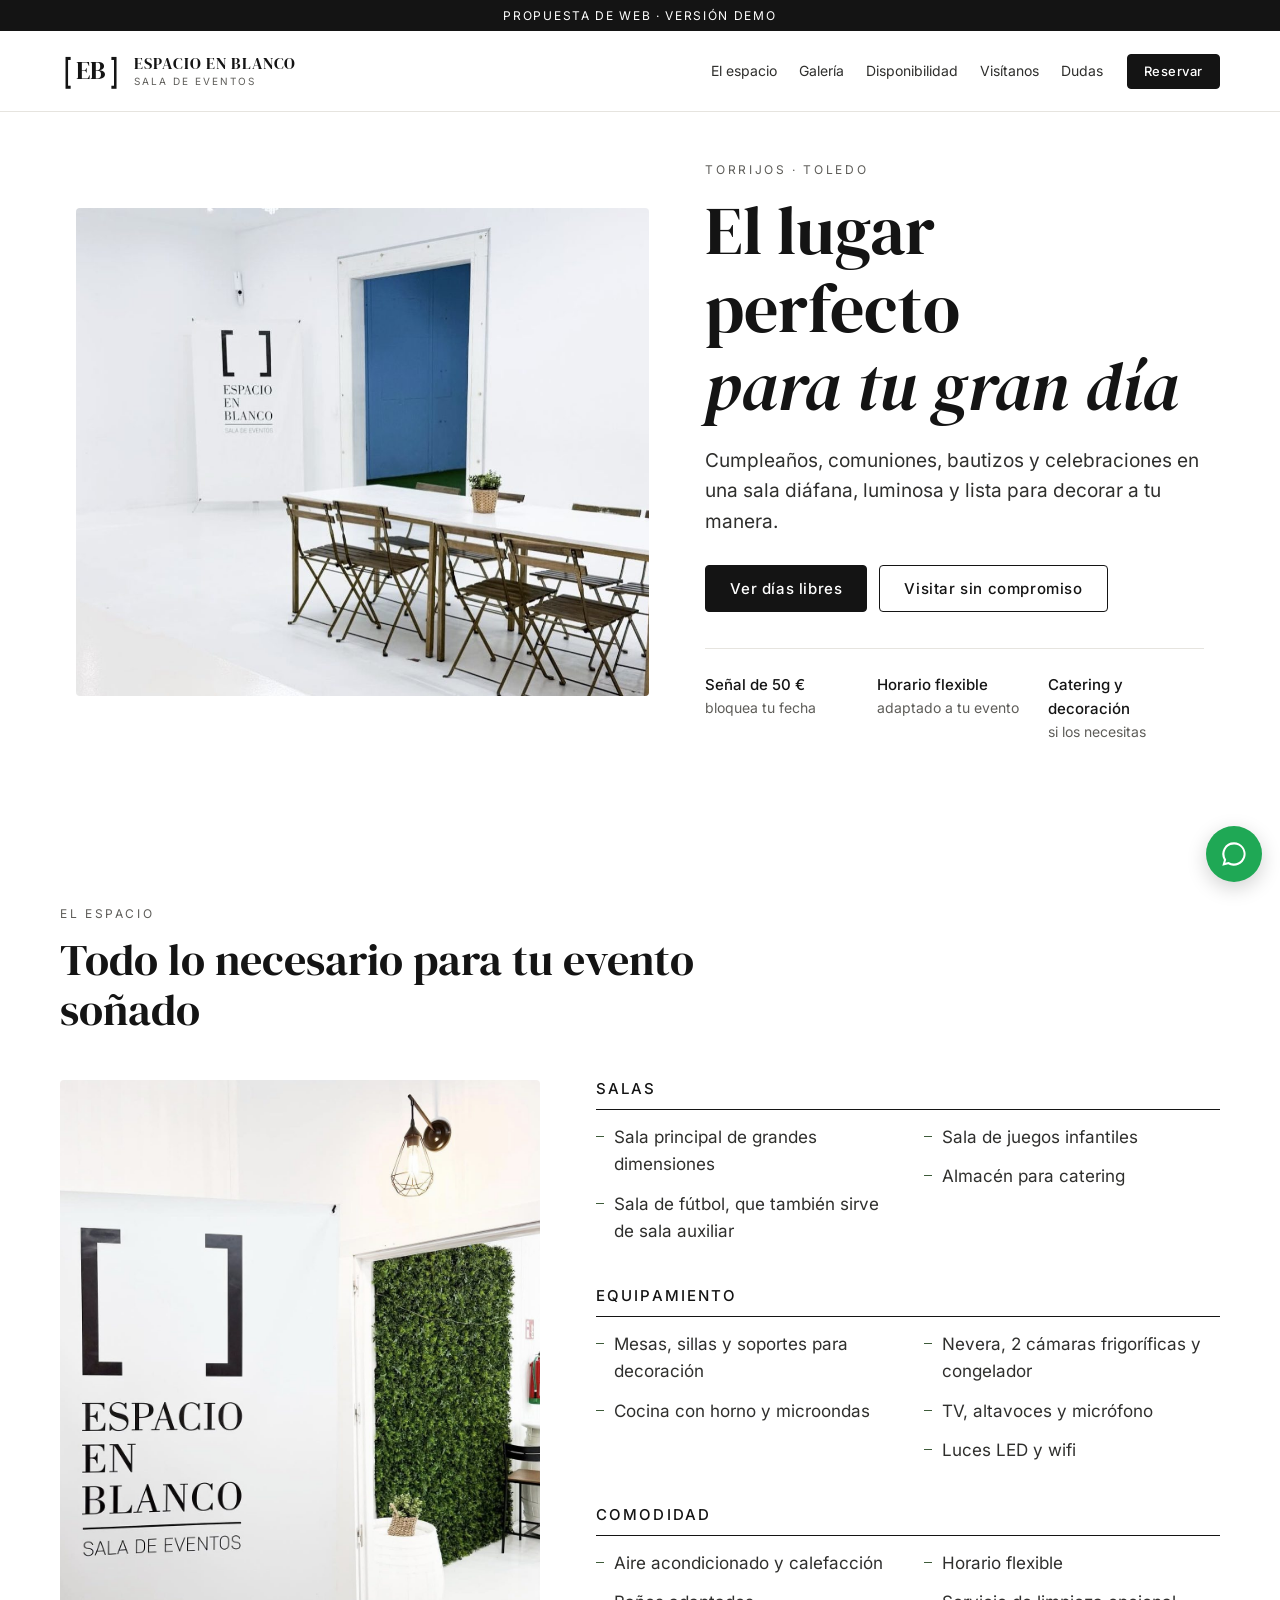
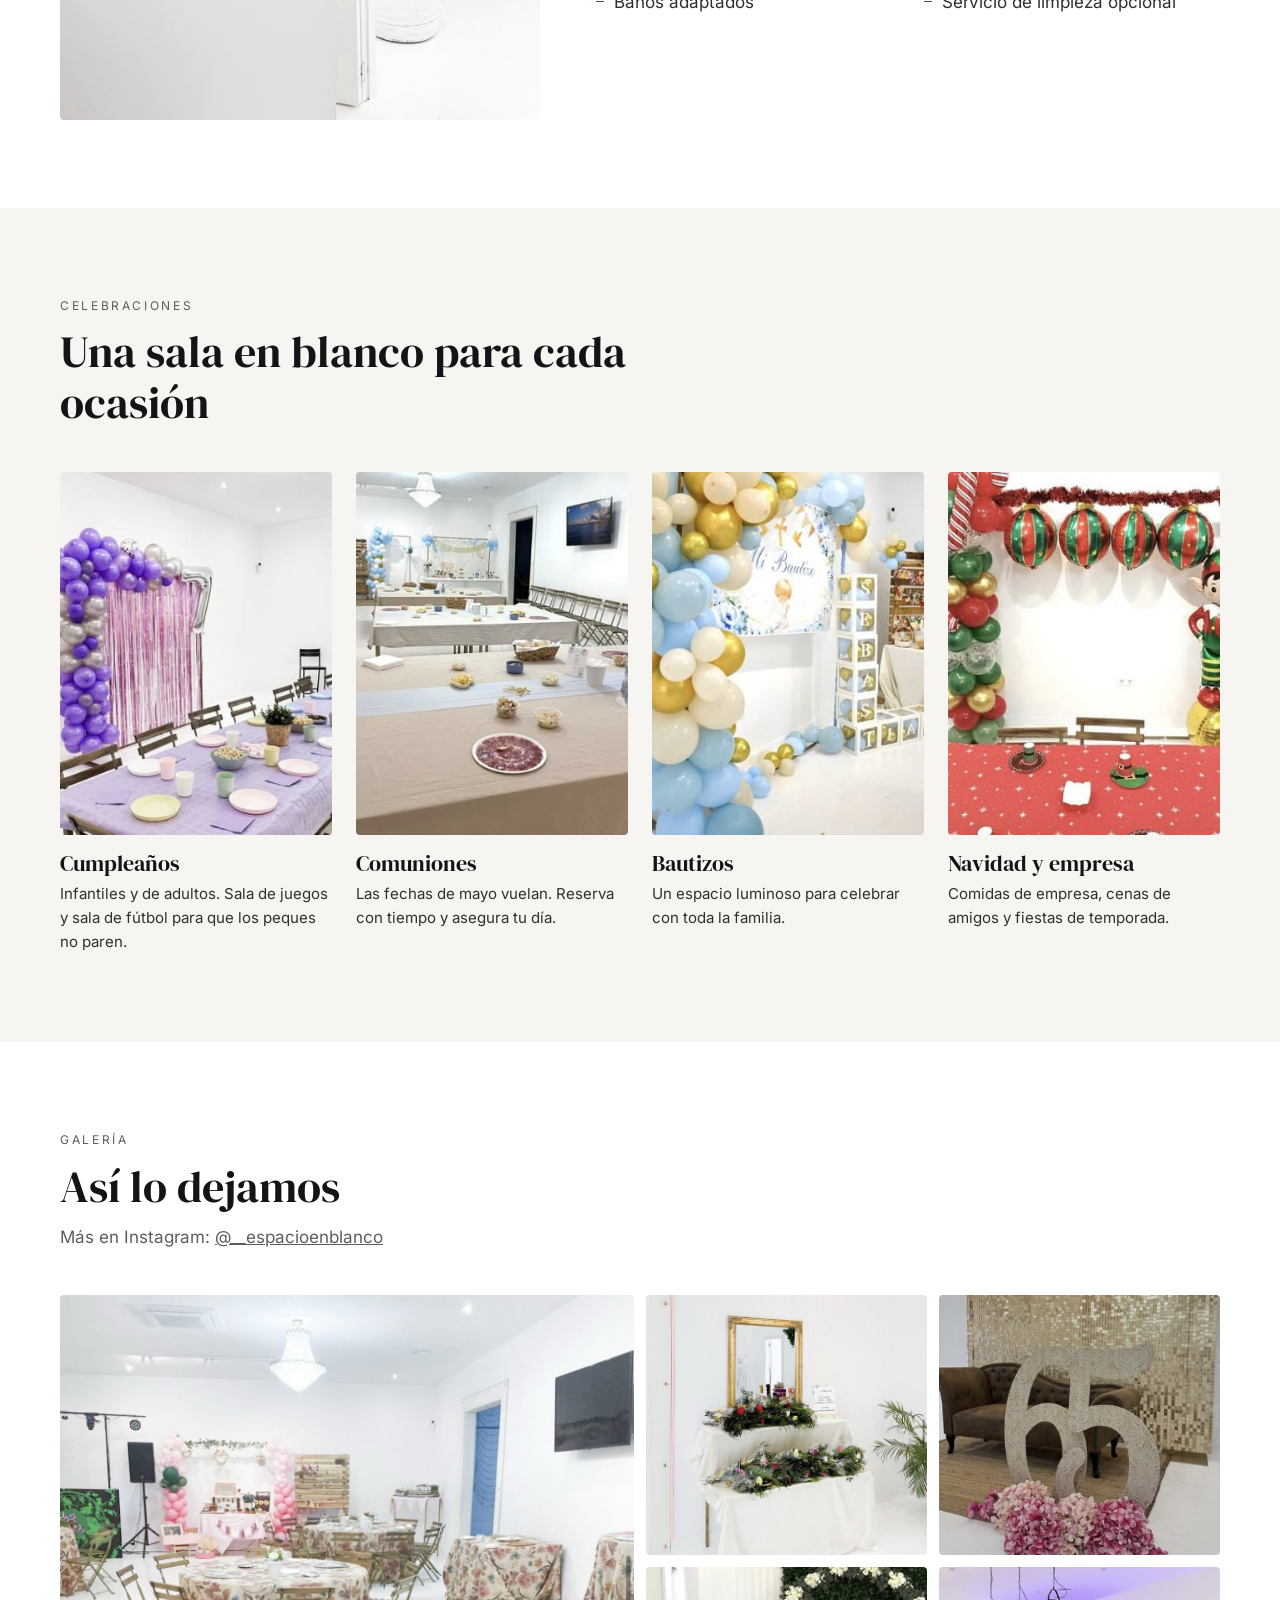
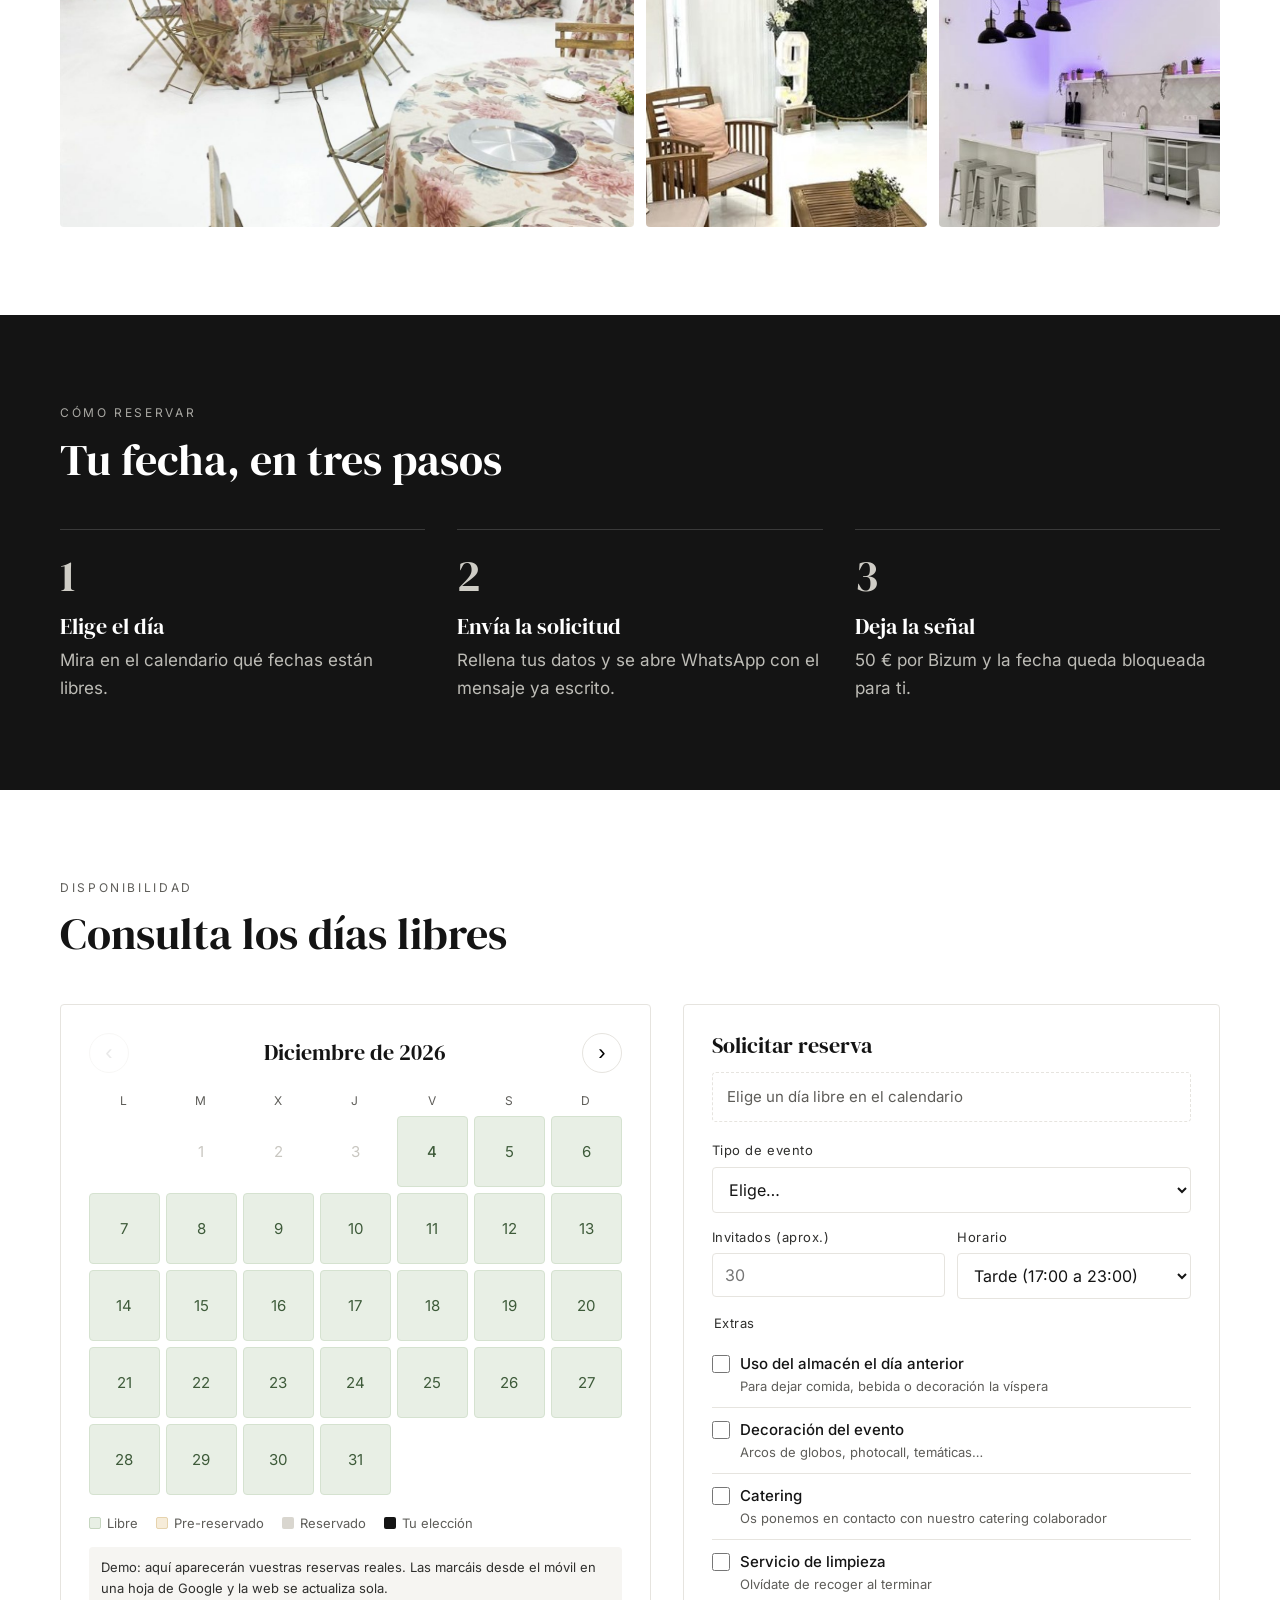
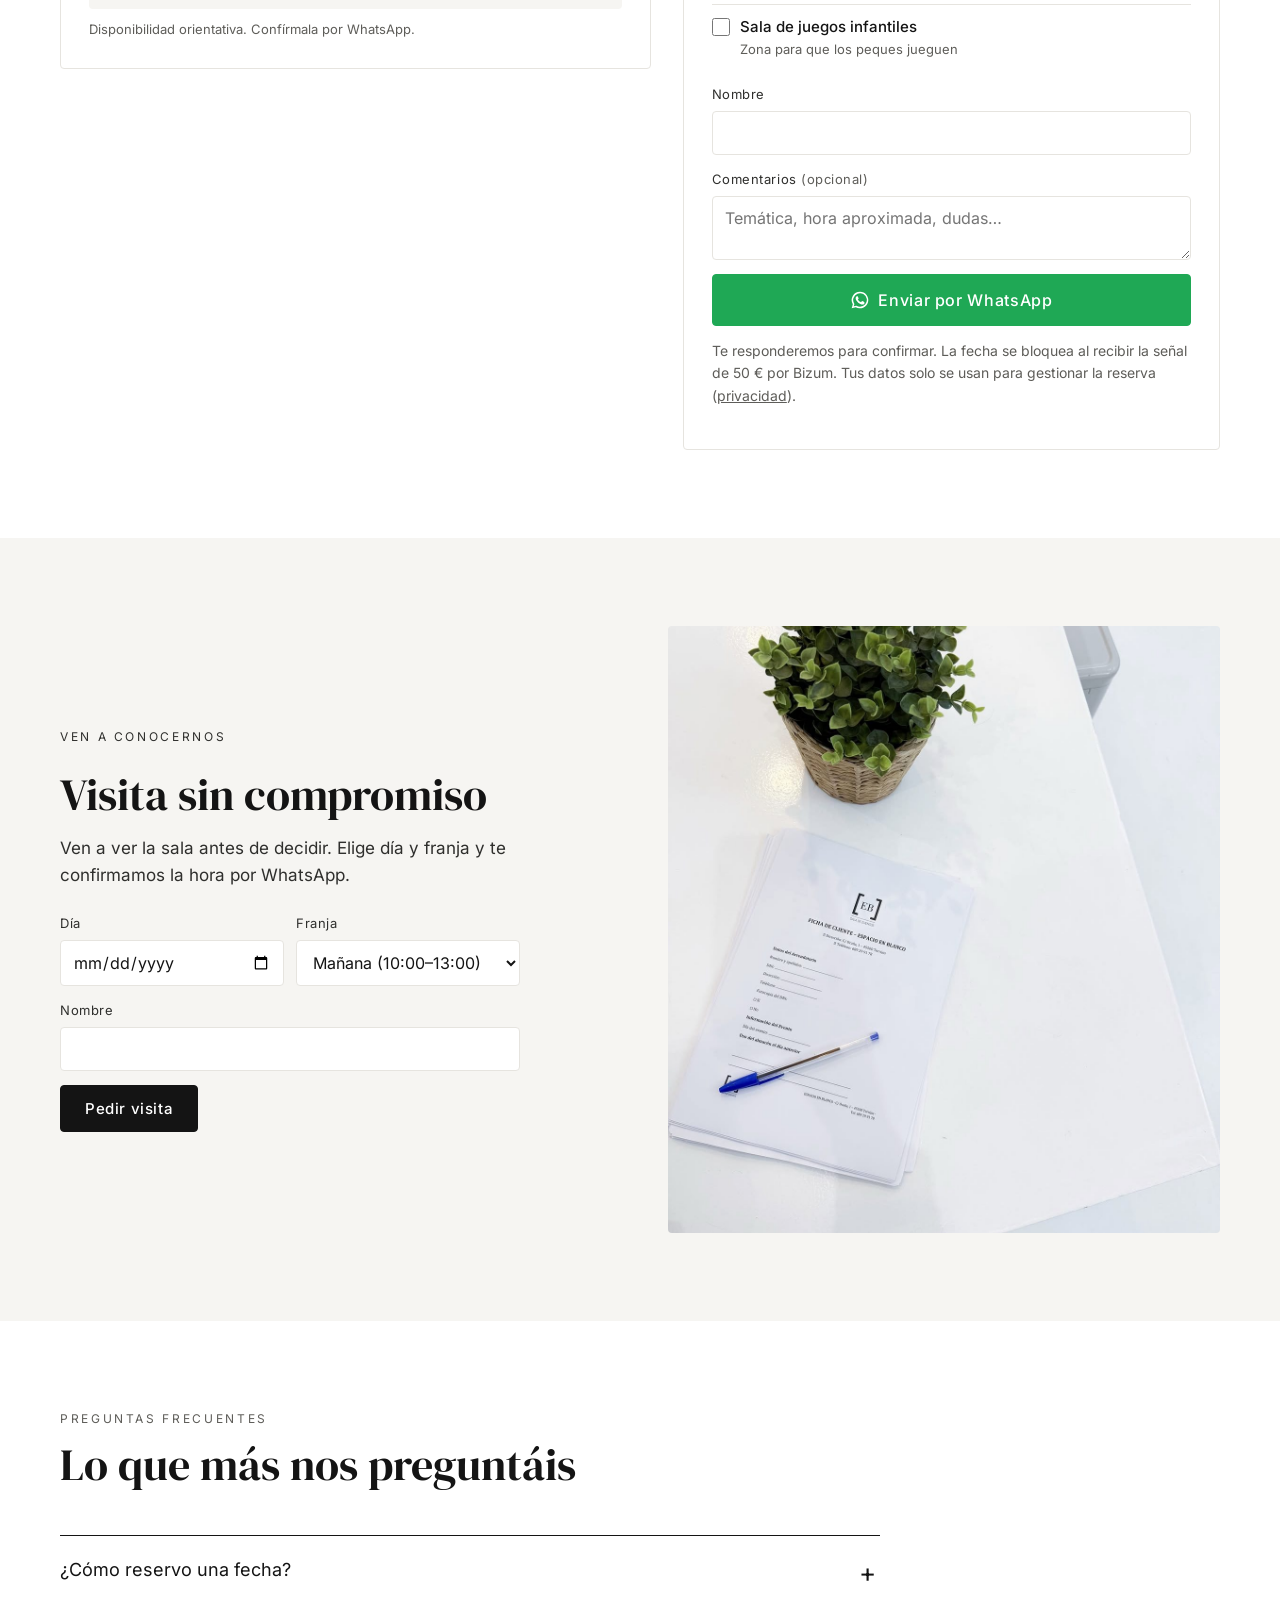
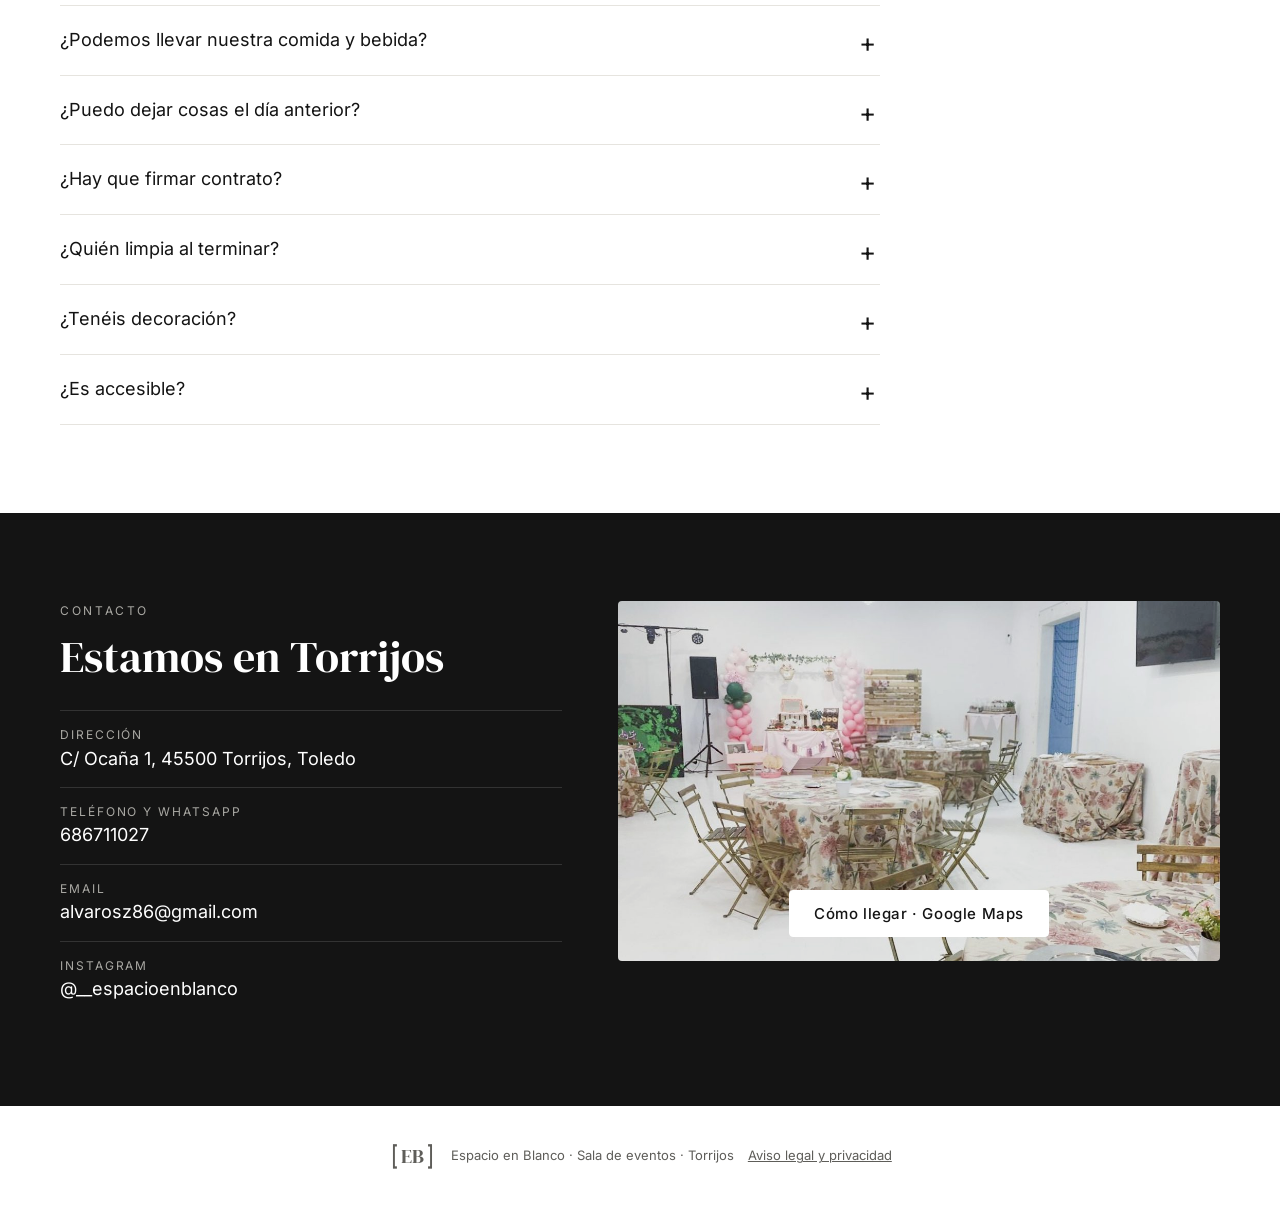
<file: index.html>
<!doctype html>
<html lang="es">
<head>
  <meta charset="utf-8">
  <meta name="viewport" content="width=device-width, initial-scale=1">
  <title>Espacio en Blanco · Sala de eventos en Torrijos</title>
  <meta name="description" content="Sala de eventos en Torrijos (Toledo) para cumpleaños, comuniones, bautizos y celebraciones. Consulta los días libres y reserva por WhatsApp.">
  <meta property="og:title" content="Espacio en Blanco · Sala de eventos en Torrijos">
  <meta property="og:description" content="Consulta los días libres y reserva tu fecha por WhatsApp.">
  <meta property="og:image" content="img/entrada.jpg">
  <link rel="icon" href="data:image/svg+xml,%3Csvg xmlns='http://www.w3.org/2000/svg' viewBox='0 0 64 64'%3E%3Crect width='64' height='64' fill='white'/%3E%3Cpath d='M14 10h10v6h-4v32h4v6H14zM50 10H40v6h4v32h-4v6h10z' fill='%23111'/%3E%3C/svg%3E">
  <link rel="preload" href="fonts/inter-latin-400-normal.woff2" as="font" type="font/woff2" crossorigin>
  <link rel="preload" href="fonts/dm-serif-display-latin-400-normal.woff2" as="font" type="font/woff2" crossorigin>
  <link rel="stylesheet" href="styles.css">
</head>
<body>

  <div class="demo-bar" id="demoBar">Propuesta de web · versión demo</div>

  <header class="top">
    <a href="#inicio" class="brand" aria-label="Espacio en Blanco, inicio">
      <span class="brand-mark"><span class="br">[</span>EB<span class="br">]</span></span>
      <span class="brand-text">Espacio en Blanco<small>Sala de eventos</small></span>
    </a>
    <nav class="nav" id="nav">
      <a href="#espacio">El espacio</a>
      <a href="#galeria">Galería</a>
      <a href="#disponibilidad">Disponibilidad</a>
      <a href="#visita">Visítanos</a>
      <a href="#faq">Dudas</a>
    </nav>
    <a href="#disponibilidad" class="btn btn-dark btn-sm">Reservar</a>
  </header>

  <main>
    <!-- HERO -->
    <section class="hero" id="inicio">
      <div class="hero-img"><img src="img/sala-principal.jpg" alt="Sala principal de Espacio en Blanco con mesas y sillas de madera"></div>
      <div class="hero-copy">
        <p class="eyebrow">Torrijos · Toledo</p>
        <h1>El lugar perfecto<br><em>para tu gran día</em></h1>
        <p class="lead">Cumpleaños, comuniones, bautizos y celebraciones en una sala diáfana, luminosa y lista para decorar a tu manera.</p>
        <div class="hero-ctas">
          <a href="#disponibilidad" class="btn btn-dark">Ver días libres</a>
          <a href="#visita" class="btn btn-line">Visitar sin compromiso</a>
        </div>
        <ul class="hero-facts">
          <li><strong>Señal de <span data-senal>50</span> €</strong>bloquea tu fecha</li>
          <li><strong>Horario flexible</strong>adaptado a tu evento</li>
          <li><strong>Catering y decoración</strong>si los necesitas</li>
        </ul>
      </div>
    </section>

    <!-- EL ESPACIO -->
    <section class="section" id="espacio">
      <div class="section-head">
        <p class="eyebrow">El espacio</p>
        <h2>Todo lo necesario para tu evento soñado</h2>
      </div>
      <div class="espacio-grid">
        <figure class="espacio-photo"><img src="img/entrada.jpg" alt="Entrada con el logotipo de la sala y pared vegetal" loading="lazy"></figure>
        <div class="features">
          <div class="feature-group">
            <h3>Salas</h3>
            <ul>
              <li>Sala principal de grandes dimensiones</li>
              <li>Sala de fútbol, que también sirve de sala auxiliar</li>
              <li>Sala de juegos infantiles</li>
              <li>Almacén para catering</li>
            </ul>
          </div>
          <div class="feature-group">
            <h3>Equipamiento</h3>
            <ul>
              <li>Mesas, sillas y soportes para decoración</li>
              <li>Cocina con horno y microondas</li>
              <li>Nevera, 2 cámaras frigoríficas y congelador</li>
              <li>TV, altavoces y micrófono</li>
              <li>Luces LED y wifi</li>
            </ul>
          </div>
          <div class="feature-group">
            <h3>Comodidad</h3>
            <ul>
              <li>Aire acondicionado y calefacción</li>
              <li>Baños adaptados</li>
              <li>Horario flexible</li>
              <li>Servicio de limpieza opcional</li>
            </ul>
          </div>
        </div>
      </div>
    </section>

    <!-- EVENTOS -->
    <section class="section section-tint">
      <div class="section-head">
        <p class="eyebrow">Celebraciones</p>
        <h2>Una sala en blanco para cada ocasión</h2>
      </div>
      <div class="eventos">
        <article class="evento">
          <img src="img/cumple-lila.jpg" alt="Cumpleaños con arco de globos lila" loading="lazy">
          <h3>Cumpleaños</h3>
          <p>Infantiles y de adultos. Sala de juegos y sala de fútbol para que los peques no paren.</p>
        </article>
        <article class="evento">
          <img src="img/mesa-comunion.jpg" alt="Mesa preparada para una comunión" loading="lazy">
          <h3>Comuniones</h3>
          <p>Las fechas de mayo vuelan. Reserva con tiempo y asegura tu día.</p>
        </article>
        <article class="evento">
          <img src="img/bautizo.jpg" alt="Decoración de bautizo en azul y dorado" loading="lazy">
          <h3>Bautizos</h3>
          <p>Un espacio luminoso para celebrar con toda la familia.</p>
        </article>
        <article class="evento">
          <img src="img/navidad.jpg" alt="Decoración navideña con globos" loading="lazy">
          <h3>Navidad y empresa</h3>
          <p>Comidas de empresa, cenas de amigos y fiestas de temporada.</p>
        </article>
      </div>
    </section>

    <!-- GALERÍA -->
    <section class="section" id="galeria">
      <div class="section-head">
        <p class="eyebrow">Galería</p>
        <h2>Así lo dejamos</h2>
        <p class="muted">Más en Instagram: <a href="https://www.instagram.com/__espacioenblanco" target="_blank" rel="noopener">@__espacioenblanco</a></p>
      </div>
      <div class="gallery" id="gallery">
        <button class="g g-wide" data-full="img/comunion-mesas.jpg"><img src="img/comunion-mesas.jpg" alt="Comunión con mesas redondas y mantelería de flores" loading="lazy"></button>
        <button class="g" data-full="img/rincon-flores.jpg"><img src="img/rincon-flores.jpg" alt="Rincón de flores con espejo dorado" loading="lazy"></button>
        <button class="g" data-full="img/65-cumple.jpg"><img src="img/65-cumple.jpg" alt="Photocall dorado para un 65 cumpleaños" loading="lazy"></button>
        <button class="g" data-full="img/pared-verde.jpg"><img src="img/pared-verde.jpg" alt="Zona de descanso junto a la pared vegetal" loading="lazy"></button>
        <button class="g" data-full="img/cocina.jpg"><img src="img/cocina.jpg" alt="Cocina equipada" loading="lazy"></button>
      </div>
    </section>

    <!-- CÓMO RESERVAR -->
    <section class="section section-dark">
      <div class="section-head">
        <p class="eyebrow">Cómo reservar</p>
        <h2>Tu fecha, en tres pasos</h2>
      </div>
      <ol class="steps">
        <li><span class="num">1</span><h3>Elige el día</h3><p>Mira en el calendario qué fechas están libres.</p></li>
        <li><span class="num">2</span><h3>Envía la solicitud</h3><p>Rellena tus datos y se abre WhatsApp con el mensaje ya escrito.</p></li>
        <li><span class="num">3</span><h3>Deja la señal</h3><p><span data-senal>50</span> € por Bizum y la fecha queda bloqueada para ti.</p></li>
      </ol>
    </section>

    <!-- DISPONIBILIDAD + RESERVA -->
    <section class="section" id="disponibilidad">
      <div class="section-head">
        <p class="eyebrow">Disponibilidad</p>
        <h2>Consulta los días libres</h2>
      </div>

      <div class="booking">
        <div class="cal-card">
          <div class="cal-head">
            <button class="cal-nav" id="prevMonth" aria-label="Mes anterior">‹</button>
            <h3 id="calTitle">Mes</h3>
            <button class="cal-nav" id="nextMonth" aria-label="Mes siguiente">›</button>
          </div>
          <div class="cal-grid cal-dow">
            <span>L</span><span>M</span><span>X</span><span>J</span><span>V</span><span>S</span><span>D</span>
          </div>
          <div class="cal-grid" id="calDays" role="grid"></div>
          <div class="cal-legend">
            <span><i class="dot free"></i>Libre</span>
            <span><i class="dot hold"></i>Pre-reservado</span>
            <span><i class="dot busy"></i>Reservado</span>
            <span><i class="dot sel"></i>Tu elección</span>
          </div>
          <p class="cal-demo" id="calDemo" hidden>Demo: aquí aparecerán vuestras reservas reales. Las marcáis desde el móvil en una hoja de Google y la web se actualiza sola.</p>
          <p class="cal-status" id="calStatus" aria-live="polite"></p>
        </div>

        <form class="form-card" id="bookingForm" novalidate>
          <h3>Solicitar reserva</h3>
          <div class="chosen" id="chosenDate">Elige un día libre en el calendario</div>

          <label>Tipo de evento
            <select name="tipo" id="tipo" required></select>
          </label>
          <div class="row2">
            <label>Invitados (aprox.)
              <input type="number" name="invitados" min="1" max="300" inputmode="numeric" placeholder="30" required>
            </label>
            <label>Horario
              <select name="horario" id="horario"></select>
            </label>
          </div>

          <fieldset>
            <legend>Extras</legend>
            <div id="extras"></div>
          </fieldset>

          <label>Nombre
            <input type="text" name="nombre" autocomplete="name" required>
          </label>
          <label>Comentarios <span class="opt">(opcional)</span>
            <textarea name="comentarios" rows="2" placeholder="Temática, hora aproximada, dudas…"></textarea>
          </label>

          <p class="form-error" id="formError" role="alert"></p>
          <button type="submit" class="btn btn-wa">
            <svg viewBox="0 0 24 24" aria-hidden="true"><path fill="currentColor" d="M12 2a10 10 0 0 0-8.6 15.1L2 22l5-1.3A10 10 0 1 0 12 2Zm0 18.2a8.2 8.2 0 0 1-4.2-1.2l-.3-.2-3 .8.8-2.9-.2-.3A8.2 8.2 0 1 1 12 20.2Zm4.5-6.1c-.2-.1-1.5-.7-1.7-.8-.2-.1-.4-.1-.6.1l-.8 1c-.1.2-.3.2-.5.1a6.7 6.7 0 0 1-3.3-2.9c-.3-.4.2-.4.7-1.4.1-.2 0-.3 0-.4l-.8-1.8c-.2-.5-.4-.4-.6-.4h-.5a1 1 0 0 0-.7.3 3 3 0 0 0-.9 2.2 5.2 5.2 0 0 0 1.1 2.7 11.8 11.8 0 0 0 4.5 4c1.7.7 2.3.8 3.2.6.5-.1 1.5-.6 1.7-1.2.2-.6.2-1.1.1-1.2l-.4-.2Z"/></svg>
            Enviar por WhatsApp
          </button>
          <p class="small muted">Te responderemos para confirmar. La fecha se bloquea al recibir la señal de <span data-senal>50</span> € por Bizum. Tus datos solo se usan para gestionar la reserva (<a href="privacidad.html">privacidad</a>).</p>
        </form>
      </div>
    </section>

    <!-- VISITA -->
    <section class="section section-tint" id="visita">
      <div class="visita">
        <div>
          <p class="eyebrow">Ven a conocernos</p>
          <h2>Visita sin compromiso</h2>
          <p>Ven a ver la sala antes de decidir. Elige día y franja y te confirmamos la hora por WhatsApp.</p>
          <form class="visit-form" id="visitForm">
            <div class="row2">
              <label>Día
                <input type="date" name="dia" id="visitDate" required>
              </label>
              <label>Franja
                <select name="franja" id="visitSlot"></select>
              </label>
            </div>
            <label>Nombre
              <input type="text" name="nombre" autocomplete="name" required>
            </label>
            <button type="submit" class="btn btn-dark">Pedir visita</button>
          </form>
        </div>
        <figure><img src="img/contrato.jpg" alt="Ficha de cliente de Espacio en Blanco sobre la mesa" loading="lazy"></figure>
      </div>
    </section>

    <!-- FAQ -->
    <section class="section" id="faq">
      <div class="section-head">
        <p class="eyebrow">Preguntas frecuentes</p>
        <h2>Lo que más nos preguntáis</h2>
      </div>
      <div class="faq">
        <details><summary>¿Cómo reservo una fecha?</summary><p>Elige un día libre en el calendario y envía la solicitud. Se abre WhatsApp con tus datos. Al recibir la señal de <span data-senal>50</span> € por Bizum, la fecha queda bloqueada para ti.</p></details>
        <details><summary>¿Podemos llevar nuestra comida y bebida?</summary><p>Sí. Tienes cocina con horno y microondas, nevera, dos cámaras frigoríficas y congelador. Si lo prefieres, te ponemos en contacto con nuestro catering colaborador.</p></details>
        <details><summary>¿Puedo dejar cosas el día anterior?</summary><p>Sí, puedes usar el almacén la víspera. Márcalo como extra al reservar y lo dejamos anotado.</p></details>
        <details><summary>¿Hay que firmar contrato?</summary><p>Sí, hacemos las cosas bien: firmamos una ficha de cliente y contrato con los datos del evento.</p></details>
        <details><summary>¿Quién limpia al terminar?</summary><p>Puedes contratar nuestro servicio de limpieza para olvidarte de recoger.</p></details>
        <details><summary>¿Tenéis decoración?</summary><p>Sí. Tenemos soportes para decoración y montamos arcos de globos, photocalls y temáticas. Pídelo al reservar.</p></details>
        <details><summary>¿Es accesible?</summary><p>Sí, los baños están adaptados para personas con movilidad reducida.</p></details>
      </div>
    </section>

    <!-- CONTACTO -->
    <section class="section section-dark contacto" id="contacto">
      <div class="contacto-grid">
        <div>
          <p class="eyebrow">Contacto</p>
          <h2>Estamos en Torrijos</h2>
          <ul class="contact-list">
            <li><span>Dirección</span><a data-maps target="_blank" rel="noopener" href="#"><span data-dir></span></a></li>
            <li><span>Teléfono y WhatsApp</span><a data-tel href="#"></a></li>
            <li><span>Email</span><a data-mail href="#"></a></li>
            <li><span>Instagram</span><a data-ig target="_blank" rel="noopener" href="#"></a></li>
          </ul>
        </div>
        <div class="map">
          <img src="img/comunion-mesas.jpg" alt="Sala preparada para una celebración" loading="lazy">
          <a class="btn btn-light" data-maps target="_blank" rel="noopener" href="#">Cómo llegar · Google Maps</a>
        </div>
      </div>
    </section>
  </main>

  <footer class="foot">
    <span class="brand-mark sm"><span class="br">[</span>EB<span class="br">]</span></span>
    <p>Espacio en Blanco · Sala de eventos · Torrijos</p>
    <p><a href="privacidad.html">Aviso legal y privacidad</a></p>
  </footer>

  <a class="wa-float" id="waFloat" href="#" aria-label="Escríbenos por WhatsApp" target="_blank" rel="noopener">
    <svg viewBox="0 0 24 24" aria-hidden="true"><path fill="currentColor" d="M12 2a10 10 0 0 0-8.6 15.1L2 22l5-1.3A10 10 0 1 0 12 2Zm0 18.2a8.2 8.2 0 0 1-4.2-1.2l-.3-.2-3 .8.8-2.9-.2-.3A8.2 8.2 0 1 1 12 20.2Z"/></svg>
  </a>

  <dialog class="lightbox" id="lightbox">
    <button class="lb-close" aria-label="Cerrar">×</button>
    <img alt="">
  </dialog>

  <script src="config.js"></script>
  <script src="app.js"></script>
</body>
</html>
</file>
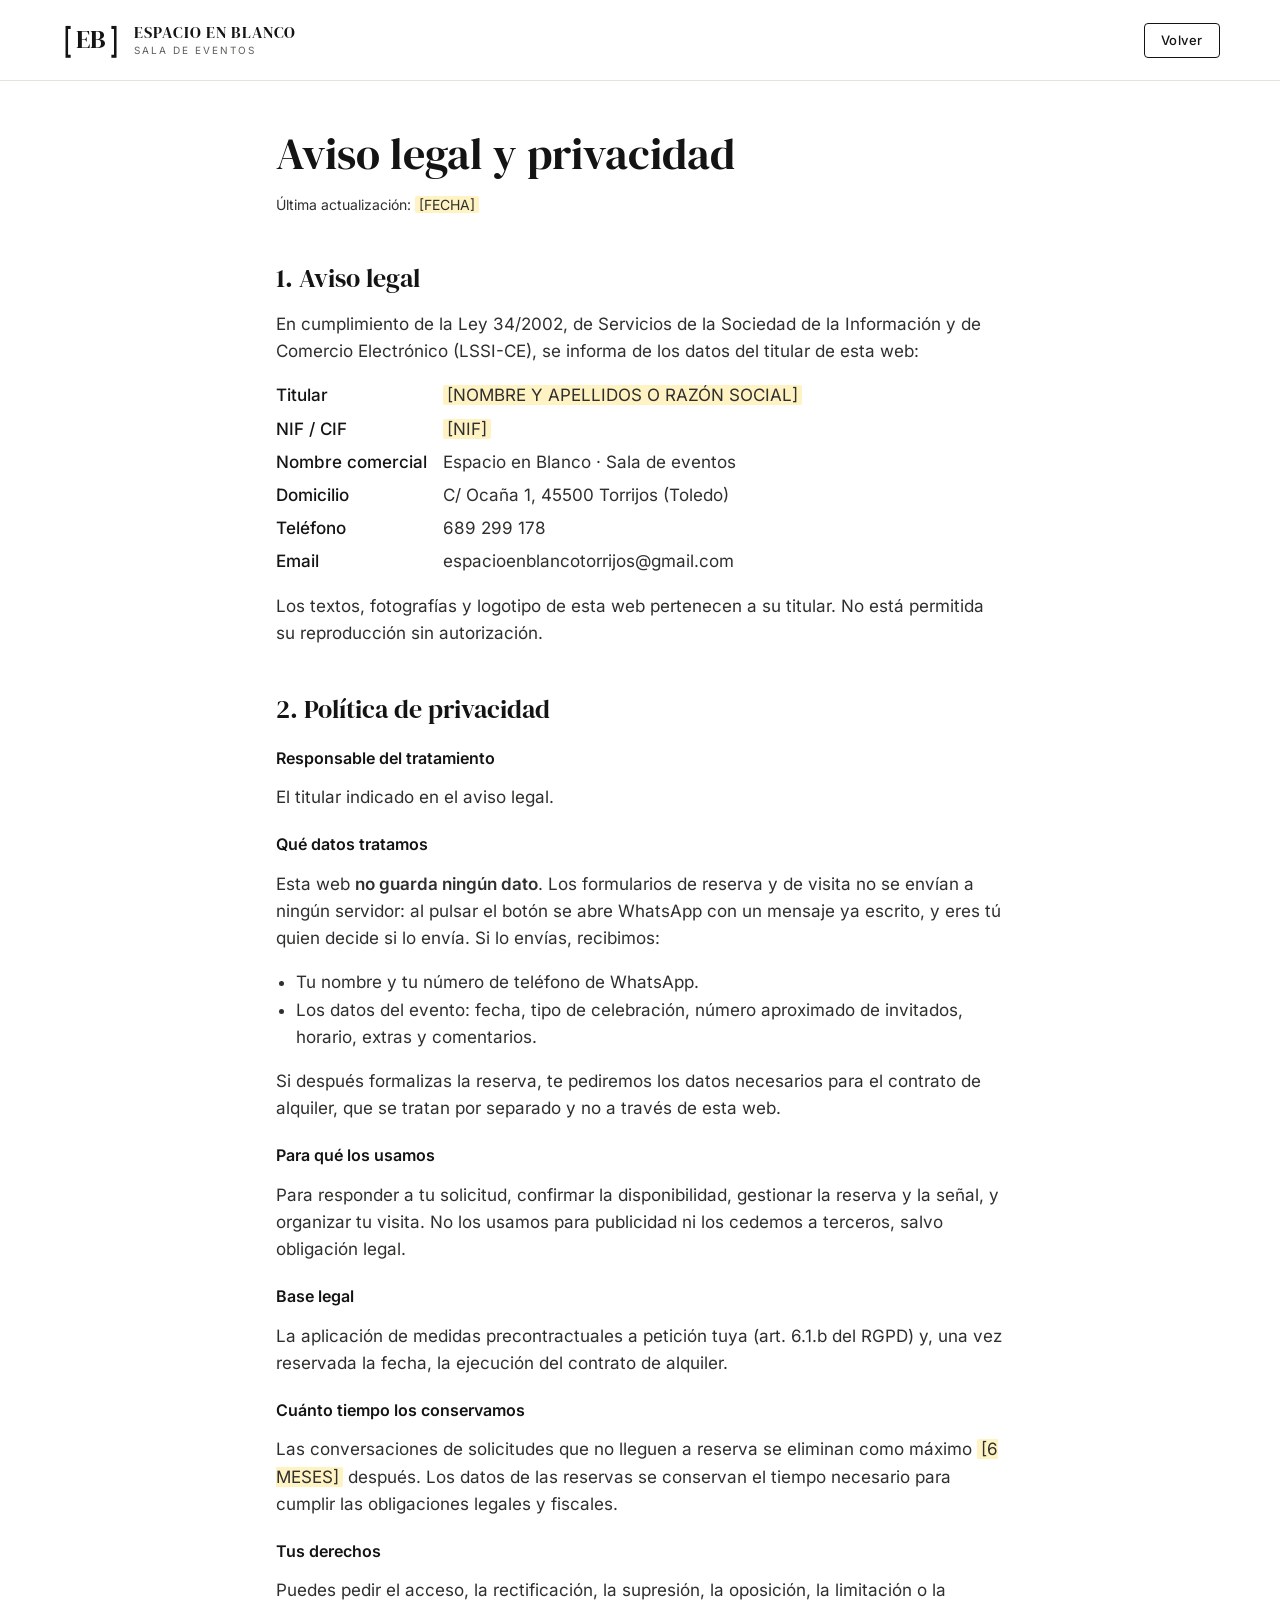
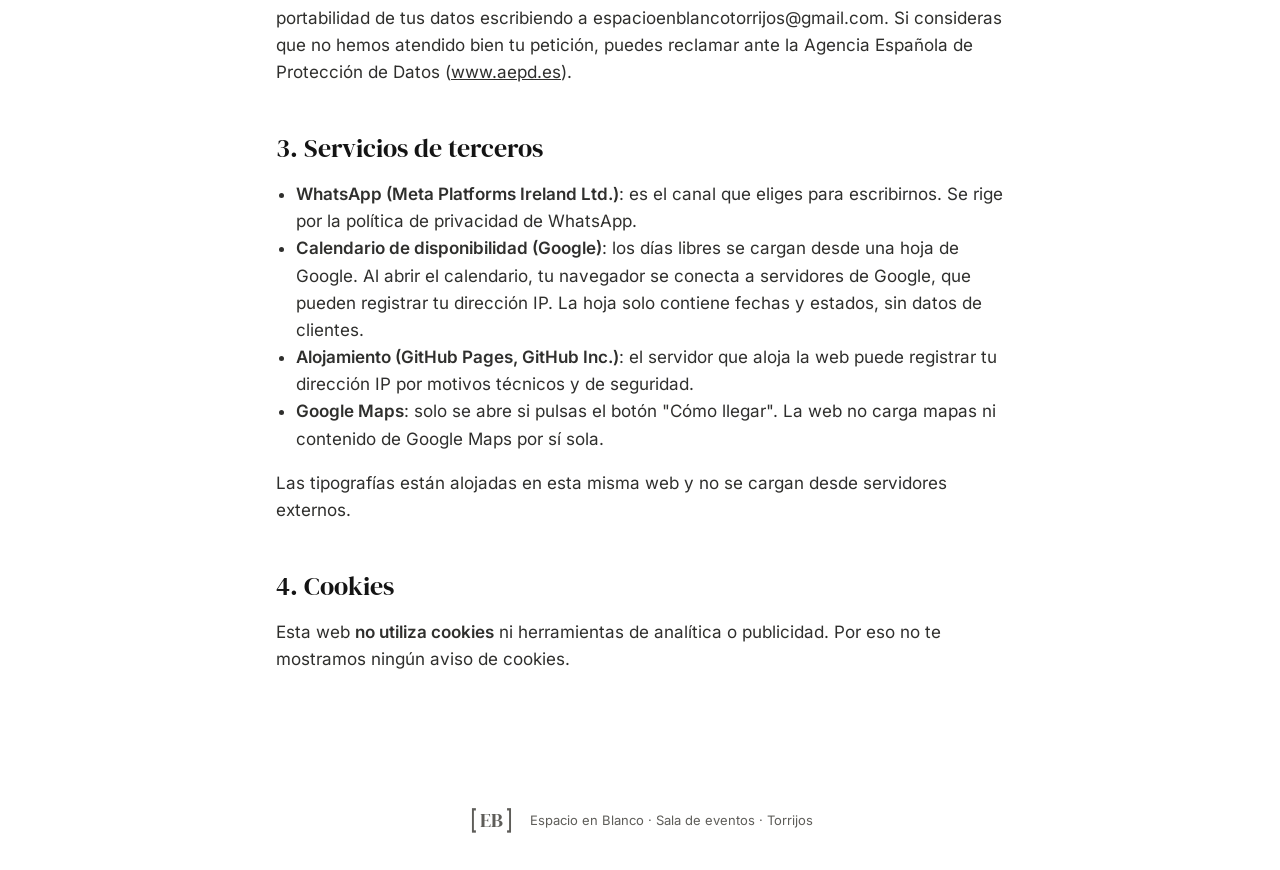
<file: privacidad.html>
<!doctype html>
<html lang="es">
<head>
  <meta charset="utf-8">
  <meta name="viewport" content="width=device-width, initial-scale=1">
  <title>Aviso legal y privacidad · Espacio en Blanco</title>
  <meta name="robots" content="noindex">
  <link rel="icon" href="data:image/svg+xml,%3Csvg xmlns='http://www.w3.org/2000/svg' viewBox='0 0 64 64'%3E%3Crect width='64' height='64' fill='white'/%3E%3Cpath d='M14 10h10v6h-4v32h4v6H14zM50 10H40v6h4v32h-4v6h10z' fill='%23111'/%3E%3C/svg%3E">
  <link rel="stylesheet" href="styles.css">
  <style>
    .legal { max-width: 760px; margin: 0 auto; padding: 48px 16px 80px; }
    .legal h1 { font-size: clamp(32px, 5vw, 44px); margin-bottom: 8px; }
    .legal h2 { font-size: 26px; margin: 48px 0 12px; }
    .legal h3 { font-family: var(--sans); font-size: 16px; font-weight: 600; margin: 24px 0 6px; }
    .legal p, .legal li { color: var(--ink-2); }
    .legal ul { padding-left: 20px; }
    .legal dl { display: grid; grid-template-columns: max-content 1fr; gap: 6px 16px; margin: 0; }
    .legal dt { font-weight: 500; }
    .legal dd { margin: 0; color: var(--ink-2); }
    .fill { background: #fff3c4; padding: 0 4px; border-radius: 2px; }
    @media (max-width: 600px) { .legal dl { grid-template-columns: 1fr; } .legal dd { margin-bottom: 8px; } }
  </style>
</head>
<body>
  <header class="top">
    <a href="index.html" class="brand" aria-label="Volver al inicio">
      <span class="brand-mark"><span class="br">[</span>EB<span class="br">]</span></span>
      <span class="brand-text">Espacio en Blanco<small>Sala de eventos</small></span>
    </a>
    <a href="index.html" class="btn btn-line btn-sm" style="margin-left:auto">Volver</a>
  </header>

  <main class="legal">
    <h1>Aviso legal y privacidad</h1>
    <p class="muted small">Última actualización: <span class="fill">[FECHA]</span></p>

    <h2>1. Aviso legal</h2>
    <p>En cumplimiento de la Ley 34/2002, de Servicios de la Sociedad de la Información y de Comercio Electrónico (LSSI-CE), se informa de los datos del titular de esta web:</p>
    <dl>
      <dt>Titular</dt><dd><span class="fill">[NOMBRE Y APELLIDOS O RAZÓN SOCIAL]</span></dd>
      <dt>NIF / CIF</dt><dd><span class="fill">[NIF]</span></dd>
      <dt>Nombre comercial</dt><dd>Espacio en Blanco · Sala de eventos</dd>
      <dt>Domicilio</dt><dd>C/ Ocaña 1, 45500 Torrijos (Toledo)</dd>
      <dt>Teléfono</dt><dd>689 299 178</dd>
      <dt>Email</dt><dd>espacioenblancotorrijos@gmail.com</dd>
    </dl>
    <p>Los textos, fotografías y logotipo de esta web pertenecen a su titular. No está permitida su reproducción sin autorización.</p>

    <h2>2. Política de privacidad</h2>

    <h3>Responsable del tratamiento</h3>
    <p>El titular indicado en el aviso legal.</p>

    <h3>Qué datos tratamos</h3>
    <p>Esta web <strong>no guarda ningún dato</strong>. Los formularios de reserva y de visita no se envían a ningún servidor: al pulsar el botón se abre WhatsApp con un mensaje ya escrito, y eres tú quien decide si lo envía. Si lo envías, recibimos:</p>
    <ul>
      <li>Tu nombre y tu número de teléfono de WhatsApp.</li>
      <li>Los datos del evento: fecha, tipo de celebración, número aproximado de invitados, horario, extras y comentarios.</li>
    </ul>
    <p>Si después formalizas la reserva, te pediremos los datos necesarios para el contrato de alquiler, que se tratan por separado y no a través de esta web.</p>

    <h3>Para qué los usamos</h3>
    <p>Para responder a tu solicitud, confirmar la disponibilidad, gestionar la reserva y la señal, y organizar tu visita. No los usamos para publicidad ni los cedemos a terceros, salvo obligación legal.</p>

    <h3>Base legal</h3>
    <p>La aplicación de medidas precontractuales a petición tuya (art. 6.1.b del RGPD) y, una vez reservada la fecha, la ejecución del contrato de alquiler.</p>

    <h3>Cuánto tiempo los conservamos</h3>
    <p>Las conversaciones de solicitudes que no lleguen a reserva se eliminan como máximo <span class="fill">[6 MESES]</span> después. Los datos de las reservas se conservan el tiempo necesario para cumplir las obligaciones legales y fiscales.</p>

    <h3>Tus derechos</h3>
    <p>Puedes pedir el acceso, la rectificación, la supresión, la oposición, la limitación o la portabilidad de tus datos escribiendo a espacioenblancotorrijos@gmail.com. Si consideras que no hemos atendido bien tu petición, puedes reclamar ante la Agencia Española de Protección de Datos (<a href="https://www.aepd.es" target="_blank" rel="noopener">www.aepd.es</a>).</p>

    <h2>3. Servicios de terceros</h2>
    <ul>
      <li><strong>WhatsApp (Meta Platforms Ireland Ltd.)</strong>: es el canal que eliges para escribirnos. Se rige por la política de privacidad de WhatsApp.</li>
      <li><strong>Calendario de disponibilidad (Google)</strong>: los días libres se cargan desde una hoja de Google. Al abrir el calendario, tu navegador se conecta a servidores de Google, que pueden registrar tu dirección IP. La hoja solo contiene fechas y estados, sin datos de clientes.</li>
      <li><strong>Alojamiento (GitHub Pages, GitHub Inc.)</strong>: el servidor que aloja la web puede registrar tu dirección IP por motivos técnicos y de seguridad.</li>
      <li><strong>Google Maps</strong>: solo se abre si pulsas el botón "Cómo llegar". La web no carga mapas ni contenido de Google Maps por sí sola.</li>
    </ul>
    <p>Las tipografías están alojadas en esta misma web y no se cargan desde servidores externos.</p>

    <h2>4. Cookies</h2>
    <p>Esta web <strong>no utiliza cookies</strong> ni herramientas de analítica o publicidad. Por eso no te mostramos ningún aviso de cookies.</p>
  </main>

  <footer class="foot">
    <span class="brand-mark sm"><span class="br">[</span>EB<span class="br">]</span></span>
    <p>Espacio en Blanco · Sala de eventos · Torrijos</p>
  </footer>
</body>
</html>
</file>
<file: styles.css>
@font-face { font-family: "Inter"; font-style: normal; font-weight: 400; font-display: swap; src: url("fonts/inter-latin-400-normal.woff2") format("woff2"); }
@font-face { font-family: "Inter"; font-style: normal; font-weight: 500; font-display: swap; src: url("fonts/inter-latin-500-normal.woff2") format("woff2"); }
@font-face { font-family: "Inter"; font-style: normal; font-weight: 600; font-display: swap; src: url("fonts/inter-latin-600-normal.woff2") format("woff2"); }
@font-face { font-family: "DM Serif Display"; font-style: normal; font-weight: 400; font-display: swap; src: url("fonts/dm-serif-display-latin-400-normal.woff2") format("woff2"); }
@font-face { font-family: "DM Serif Display"; font-style: italic; font-weight: 400; font-display: swap; src: url("fonts/dm-serif-display-latin-400-italic.woff2") format("woff2"); }

:root {
  --ink: #141414;
  --ink-2: #2f2f2d;
  --muted: #5e5d59;
  --paper: #ffffff;
  --tint: #f6f5f2;
  --line: #e6e4df;
  --green: #3e5b3a;
  --green-soft: #e8efe5;
  --busy: #d9d6cf;
  --wa: #1fa855;
  --serif: "DM Serif Display", Georgia, serif;
  --sans: "Inter", system-ui, -apple-system, "Segoe UI", sans-serif;
  --radius: 4px;
  --max: 1160px;
}

* { box-sizing: border-box; }
html { scroll-behavior: smooth; scroll-padding-top: 88px; }
body {
  margin: 0;
  font-family: var(--sans);
  font-weight: 400;
  font-size: 17px;
  line-height: 1.6;
  color: var(--ink);
  background: var(--paper);
  -webkit-font-smoothing: antialiased;
}
img { display: block; max-width: 100%; }
a { color: inherit; }
h1, h2, h3 { font-family: var(--serif); font-weight: 400; line-height: 1.15; margin: 0; }
h2 { font-size: clamp(28px, 4.5vw, 44px); }
h3 { font-size: 22px; }
em { font-style: italic; }
.muted { color: var(--muted); }
.small { font-size: 14px; }
.eyebrow {
  font-size: 12px; letter-spacing: .22em; text-transform: uppercase;
  color: var(--muted); margin: 0 0 12px;
}

/* Demo bar */
.demo-bar {
  background: var(--ink); color: #fff; text-align: center;
  font-size: 12px; letter-spacing: .14em; text-transform: uppercase; padding: 6px 16px;
}
.demo-bar[hidden] { display: none; }

/* Header */
.top {
  position: sticky; top: 0; z-index: 20;
  display: flex; align-items: center; gap: 24px;
  padding: 12px max(16px, calc((100% - var(--max)) / 2));
  background: rgba(255,255,255,.94); backdrop-filter: blur(8px);
  border-bottom: 1px solid var(--line);
}
.brand { display: flex; align-items: center; gap: 12px; text-decoration: none; }
.brand-mark { font-family: var(--serif); font-size: 26px; letter-spacing: .02em; display: inline-flex; align-items: center; }
.brand-mark .br { font-family: var(--sans); font-weight: 500; font-size: 1.35em; transform: scaleX(.7); margin: 0 1px; }
.brand-mark.sm { font-size: 20px; }
.brand-text { font-family: var(--serif); font-size: 16px; line-height: 1.1; text-transform: uppercase; letter-spacing: .06em; }
.brand-text small { display: block; font-family: var(--sans); font-size: 10px; letter-spacing: .2em; color: var(--muted); margin-top: 3px; }
.nav { display: flex; gap: 22px; margin-left: auto; }
.nav a { text-decoration: none; font-size: 14px; color: var(--ink-2); }
.nav a:hover { color: var(--ink); }

/* Buttons */
.btn {
  display: inline-flex; align-items: center; justify-content: center; gap: 8px;
  font: 500 15px/1 var(--sans); letter-spacing: .04em;
  padding: 15px 24px; border-radius: var(--radius); border: 1px solid var(--ink);
  text-decoration: none; cursor: pointer; transition: background .15s, color .15s;
}
.btn-sm { padding: 10px 16px; font-size: 13px; }
.btn-dark { background: var(--ink); color: #fff; }
.btn-dark:hover { background: #333; }
.btn-line { background: transparent; color: var(--ink); }
.btn-line:hover { background: var(--ink); color: #fff; }
.btn-wa { background: var(--wa); border-color: var(--wa); color: #fff; width: 100%; font-size: 16px; }
.btn-wa:hover { background: #188b46; }
.btn-wa svg { width: 20px; height: 20px; }

/* Hero */
.hero {
  display: grid; grid-template-columns: 1.15fr 1fr; gap: 56px; align-items: center;
  max-width: var(--max); margin: 0 auto; padding: 48px 16px 72px;
}
.hero-img img { width: 100%; aspect-ratio: 4/3.4; object-fit: cover; border-radius: var(--radius); }
.hero h1 { font-size: clamp(40px, 6vw, 68px); margin-bottom: 20px; }
.hero h1 em { display: inline-block; }
.lead { font-size: 19px; color: var(--ink-2); max-width: 30em; margin: 0 0 28px; }
.hero-ctas { display: flex; flex-wrap: wrap; gap: 12px; margin-bottom: 36px; }
.hero-facts { list-style: none; margin: 0; padding: 24px 0 0; border-top: 1px solid var(--line); display: grid; grid-template-columns: repeat(3, 1fr); gap: 16px; }
.hero-facts li { font-size: 14px; color: var(--muted); }
.hero-facts strong { display: block; color: var(--ink); font-weight: 500; font-size: 15px; }

/* Sections */
.section { padding: 88px max(16px, calc((100% - var(--max)) / 2)); }
.section-tint { background: var(--tint); }
.section-dark { background: var(--ink); color: #fff; }
.section-dark .eyebrow { color: #a9a8a3; }
.section-head { margin-bottom: 44px; max-width: 640px; }
.section-head .muted { margin-top: 12px; }

/* Espacio */
.espacio-grid { display: grid; grid-template-columns: 1fr 1.3fr; gap: 56px; align-items: start; }
.espacio-photo img { width: 100%; aspect-ratio: 3/4; object-fit: cover; border-radius: var(--radius); }
.espacio-photo { margin: 0; }
.features { display: grid; gap: 36px; }
.feature-group h3 { font-size: 15px; font-family: var(--sans); font-weight: 500; letter-spacing: .14em; text-transform: uppercase; padding-bottom: 12px; border-bottom: 1px solid var(--ink); margin-bottom: 8px; }
.feature-group ul { list-style: none; padding: 0; margin: 0; columns: 2; column-gap: 32px; }
.feature-group li { padding: 6px 0 6px 18px; position: relative; break-inside: avoid; color: var(--ink-2); }
.feature-group li::before { content: ""; position: absolute; left: 0; top: 18px; width: 8px; height: 1px; background: var(--green); }

/* Eventos */
.eventos { display: grid; grid-template-columns: repeat(4, 1fr); gap: 24px; }
.evento img { width: 100%; aspect-ratio: 3/4; object-fit: cover; border-radius: var(--radius); margin-bottom: 16px; }
.evento h3 { margin-bottom: 6px; }
.evento p { margin: 0; color: var(--ink-2); font-size: 15px; }

/* Gallery */
.gallery { display: grid; grid-template-columns: repeat(4, 1fr); grid-auto-rows: 260px; gap: 12px; }
.g { padding: 0; border: 0; background: none; cursor: zoom-in; overflow: hidden; border-radius: var(--radius); }
.g img { width: 100%; height: 100%; object-fit: cover; transition: transform .4s; }
.g:hover img { transform: scale(1.03); }
.g-wide { grid-column: span 2; grid-row: span 2; }
.lightbox { border: 0; padding: 0; background: transparent; max-width: 92vw; max-height: 92vh; }
.lightbox::backdrop { background: rgba(10,10,10,.88); }
.lightbox img { max-width: 92vw; max-height: 88vh; object-fit: contain; }
.lb-close { position: fixed; top: 16px; right: 20px; font-size: 36px; color: #fff; background: none; border: 0; cursor: pointer; line-height: 1; }

/* Steps */
.steps { list-style: none; padding: 0; margin: 0; display: grid; grid-template-columns: repeat(3, 1fr); gap: 32px; }
.steps li { border-top: 1px solid #3a3a3a; padding-top: 24px; }
.steps .num { font-family: var(--serif); font-size: 44px; line-height: 1; display: block; margin-bottom: 16px; color: #cfcdc6; }
.steps h3 { margin-bottom: 8px; }
.steps p { margin: 0; color: #bdbcb6; }

/* Booking */
.booking { display: grid; grid-template-columns: 1.1fr 1fr; gap: 32px; align-items: start; }
.cal-card, .form-card { border: 1px solid var(--line); border-radius: var(--radius); padding: 28px; background: #fff; }
.cal-head { display: flex; align-items: center; justify-content: space-between; margin-bottom: 18px; }
.cal-head h3 { }
.cal-nav { width: 40px; height: 40px; border: 1px solid var(--line); background: #fff; border-radius: 50%; font-size: 22px; cursor: pointer; line-height: 1; }
.cal-nav:hover:not(:disabled) { border-color: var(--ink); }
.cal-nav:disabled { opacity: .3; cursor: default; }
.cal-grid { display: grid; grid-template-columns: repeat(7, 1fr); gap: 6px; }
.cal-dow span { text-align: center; font-size: 12px; letter-spacing: .1em; color: var(--muted); padding-bottom: 6px; }
.day {
  aspect-ratio: 1; display: flex; align-items: center; justify-content: center;
  border-radius: var(--radius); font: 400 15px var(--sans); border: 1px solid transparent; background: none; color: var(--ink);
}
.day.free { background: var(--green-soft); color: var(--green); cursor: pointer; border-color: #d5e2d0; }
.day.free:hover { border-color: var(--green); }
.day.busy { background: var(--busy); color: #8c8a84; text-decoration: line-through; }
.day.hold { background: #f6ecd9; color: #a07a35; }
.day.past { color: #c9c7c1; }
.day.today { font-weight: 500; }
.day.selected { background: var(--ink); color: #fff; border-color: var(--ink); }
.cal-legend { display: flex; gap: 18px; flex-wrap: wrap; margin-top: 18px; font-size: 13px; color: var(--muted); }
.dot { display: inline-block; width: 12px; height: 12px; border-radius: 2px; margin-right: 6px; vertical-align: -1px; }
.dot.free { background: var(--green-soft); border: 1px solid #c6d6c0; }
.dot.busy { background: var(--busy); }
.dot.hold { background: #f6ecd9; border: 1px solid #e6d3ad; }
.dot.sel { background: var(--ink); }

.cal-demo { margin: 14px 0 0; padding: 10px 12px; font-size: 13px; color: var(--ink-2); background: var(--tint); border-radius: var(--radius); }
.cal-demo[hidden] { display: none; }
.cal-status { margin: 10px 0 0; font-size: 13px; color: var(--muted); }
.cal-status:empty { display: none; }
.form-card h3 { margin-bottom: 14px; }
.chosen { padding: 12px 14px; border: 1px dashed var(--line); border-radius: var(--radius); color: var(--muted); margin-bottom: 18px; font-size: 15px; }
.chosen.ok { border-style: solid; border-color: var(--ink); color: var(--ink); }
.chosen.warn { border-color: #c98a2b; color: #8a5a12; }
label { display: block; font-size: 13px; letter-spacing: .04em; color: var(--ink-2); margin-bottom: 14px; }
.opt { color: var(--muted); }
input, select, textarea {
  display: block; width: 100%; margin-top: 6px;
  font: 400 16px var(--sans); color: var(--ink);
  padding: 11px 12px; border: 1px solid var(--line); border-radius: var(--radius); background: #fff;
}
input:focus, select:focus, textarea:focus { outline: 2px solid var(--ink); outline-offset: -1px; border-color: var(--ink); }
.row2 { display: grid; grid-template-columns: 1fr 1fr; gap: 12px; }
fieldset { border: 0; padding: 0; margin: 0 0 14px; }
legend { font-size: 13px; letter-spacing: .04em; color: var(--ink-2); margin-bottom: 8px; }
.extra { display: flex; gap: 10px; align-items: flex-start; padding: 10px 0; border-bottom: 1px solid var(--line); margin: 0; cursor: pointer; }
.extra:last-child { border-bottom: 0; }
.extra input { width: 18px; height: 18px; margin: 3px 0 0; accent-color: var(--ink); flex: none; }
.extra strong { display: block; font-weight: 500; color: var(--ink); font-size: 15px; letter-spacing: 0; }
.extra small { color: var(--muted); font-size: 13px; letter-spacing: 0; }
.form-error { color: #b3261e; font-size: 14px; min-height: 0; margin: 0 0 10px; }
.form-error:empty { display: none; }

/* Visita */
.visita { display: grid; grid-template-columns: 1fr 1fr; gap: 56px; align-items: center; }
.visita h2 { margin-bottom: 14px; }
.visita > div > p { color: var(--ink-2); margin: 0 0 24px; }
.visita figure { margin: 0; }
.visita figure img { width: 100%; aspect-ratio: 4/4.4; object-fit: cover; border-radius: var(--radius); }
.visit-form { max-width: 460px; }

/* FAQ */
.faq { max-width: 820px; border-top: 1px solid var(--ink); }
.faq details { border-bottom: 1px solid var(--line); }
.faq summary { cursor: pointer; padding: 20px 36px 20px 0; font-size: 18px; list-style: none; position: relative; }
.faq summary::-webkit-details-marker { display: none; }
.faq summary::after { content: "+"; position: absolute; right: 4px; top: 16px; font-size: 26px; font-weight: 300; }
.faq details[open] summary::after { content: "–"; }
.faq details p { margin: 0 0 20px; color: var(--ink-2); max-width: 60ch; }

/* Contacto */
.contacto-grid { display: grid; grid-template-columns: 1fr 1.2fr; gap: 56px; align-items: start; }
.contacto h2 { margin-bottom: 28px; }
.contact-list { list-style: none; padding: 0; margin: 0; }
.contact-list li { padding: 14px 0; border-top: 1px solid #333; }
.contact-list li > span { display: block; font-size: 12px; letter-spacing: .16em; text-transform: uppercase; color: #a9a8a3; }
.contact-list a { text-decoration: none; font-size: 18px; word-break: break-word; }
.contact-list a:hover { text-decoration: underline; }
.map { position: relative; }
.map img { width: 100%; height: 360px; object-fit: cover; border-radius: var(--radius); opacity: .9; }
.btn-light { position: absolute; left: 50%; bottom: 24px; transform: translateX(-50%); background: #fff; color: var(--ink); border-color: #fff; white-space: nowrap; }
.btn-light:hover { background: var(--ink); color: #fff; }

/* Footer */
.foot { display: flex; align-items: center; justify-content: center; gap: 14px; padding: 28px 16px; font-size: 13px; color: var(--muted); }
.foot { flex-wrap: wrap; }
.foot p { margin: 0; }
.foot a { color: var(--muted); }

/* WhatsApp float */
.wa-float {
  position: fixed; right: 18px; bottom: 18px; z-index: 30;
  width: 56px; height: 56px; border-radius: 50%; background: var(--wa); color: #fff;
  display: flex; align-items: center; justify-content: center; box-shadow: 0 6px 20px rgba(0,0,0,.18);
}
.wa-float svg { width: 28px; height: 28px; }

/* Responsive */
@media (max-width: 960px) {
  .nav { display: none; }
  .top .btn { margin-left: auto; }
  .hero, .espacio-grid, .booking, .visita, .contacto-grid { grid-template-columns: 1fr; gap: 32px; }
  .hero { padding-top: 24px; }
  .hero-copy { order: -1; }
  .eventos { grid-template-columns: repeat(2, 1fr); }
  .gallery { grid-template-columns: repeat(2, 1fr); grid-auto-rows: 200px; }
  .espacio-photo img { aspect-ratio: 4/3; }
}
@media (max-width: 600px) {
  body { font-size: 16px; }
  .section { padding-top: 64px; padding-bottom: 64px; }
  .brand-text { display: none; }
  .hero-facts { grid-template-columns: 1fr; gap: 10px; }
  .hero-ctas .btn { flex: 1 1 100%; }
  .feature-group ul { columns: 1; }
  .eventos { gap: 16px; }
  .evento p { font-size: 14px; }
  .steps { grid-template-columns: 1fr; gap: 24px; }
  .cal-card, .form-card { padding: 18px; }
  .cal-grid { gap: 4px; }
  .day { font-size: 14px; }
  .gallery { grid-auto-rows: 160px; }
}
</file>
